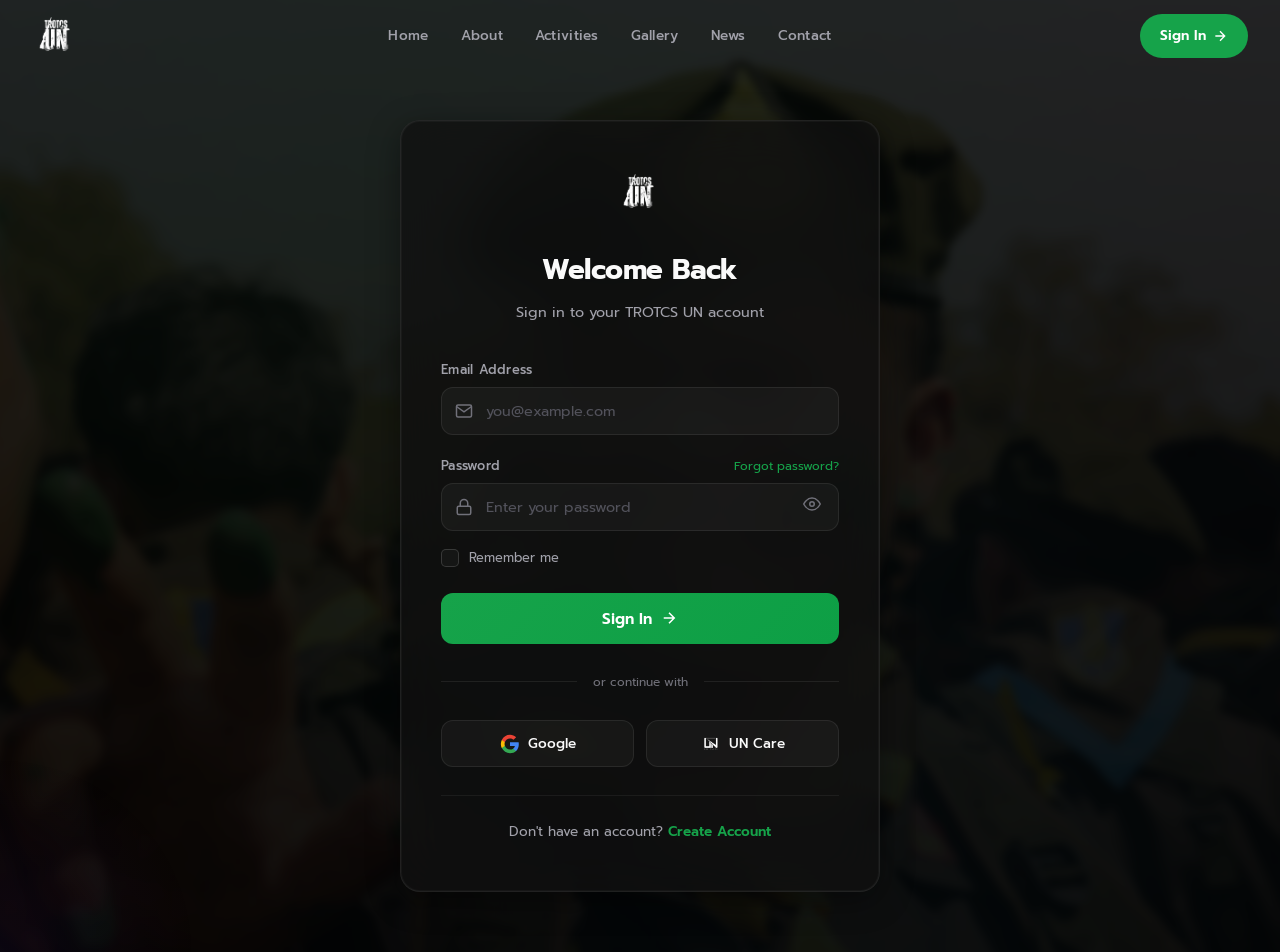
<file: login.html>
<!DOCTYPE html>
<html lang="en">
<head>
    <meta charset="UTF-8">
    <meta name="viewport" content="width=device-width, initial-scale=1.0">
    <meta name="description" content="Sign in to TROTCS UN Club — Access your member dashboard.">
    <title>Sign In | TROTCS UN</title>
    <link rel="preconnect" href="https://fonts.googleapis.com">
    <link rel="preconnect" href="https://fonts.gstatic.com" crossorigin>
    <link href="https://fonts.googleapis.com/css2?family=Prompt:wght@300;400;500;600;700&display=swap" rel="stylesheet">
    <link rel="stylesheet" href="styles.css">
    <link rel="stylesheet" href="auth.css">
</head>
<body>

    <!-- ═══════════════════════════════════════════════ -->
    <!-- NAVIGATION                                      -->
    <!-- ═══════════════════════════════════════════════ -->
    <nav id="navbar" class="navbar scrolled">
        <div class="nav-container">
            <a href="index.html" class="nav-logo">
                <img src="assets/logo.png" alt="TROTCS UN Logo" class="logo-image">
            </a>

            <div class="nav-links" id="navLinks">
                <a href="index.html" class="nav-link">Home</a>
                <a href="about.html" class="nav-link">About</a>
                <a href="activities.html" class="nav-link">Activities</a>
                <a href="gallery.html" class="nav-link">Gallery</a>
                <a href="news.html" class="nav-link">News</a>
                <a href="#contact" class="nav-link">Contact</a>
            </div>

            <div class="nav-actions">
                <a href="login.html" class="nav-cta">
                    <span>Sign In</span>
                    <svg width="16" height="16" viewBox="0 0 24 24" fill="none" stroke="currentColor" stroke-width="2">
                        <path d="M5 12h14M12 5l7 7-7 7"/>
                    </svg>
                </a>
                <button class="nav-hamburger" id="hamburgerBtn" aria-label="Menu">
                    <span></span>
                    <span></span>
                    <span></span>
                </button>
            </div>
        </div>
    </nav>

    <!-- Mobile Menu Overlay -->
    <div class="mobile-menu" id="mobileMenu">
        <div class="mobile-menu-content">
            <a href="index.html" class="mobile-link">Home</a>
            <a href="about.html" class="mobile-link">About</a>
            <a href="activities.html" class="mobile-link">Activities</a>
            <a href="gallery.html" class="mobile-link">Gallery</a>
            <a href="news.html" class="mobile-link">News</a>
            <a href="#contact" class="mobile-link">Contact</a>
            <a href="login.html" class="mobile-link cta">Sign In</a>
        </div>
    </div>

    <!-- ═══════════════════════════════════════════════ -->
    <!-- LOGIN SECTION                                    -->
    <!-- ═══════════════════════════════════════════════ -->
    <section class="auth-section">
        <div class="auth-bg">
            <div class="auth-bg-gradient"></div>
        </div>

        <div class="auth-container">
            <div class="auth-card" data-animate="fade-up">
                <div class="auth-header">
                    <a href="index.html" class="auth-logo">
                        <img src="assets/logo.png" alt="TROTCS UN Logo">
                    </a>
                    <h1 class="auth-title">Welcome Back</h1>
                    <p class="auth-subtitle">Sign in to your TROTCS UN account</p>
                </div>

                <form class="auth-form" id="loginForm">
                    <div class="form-group">
                        <label for="email" class="form-label">Email Address</label>
                        <div class="form-input-wrapper">
                            <svg class="form-icon" width="18" height="18" viewBox="0 0 24 24" fill="none" stroke="currentColor" stroke-width="2">
                                <path d="M4 4h16c1.1 0 2 .9 2 2v12c0 1.1-.9 2-2 2H4c-1.1 0-2-.9-2-2V6c0-1.1.9-2 2-2z"/>
                                <polyline points="22,6 12,13 2,6"/>
                            </svg>
                            <input type="email" id="email" class="form-input" placeholder="you@example.com" required>
                        </div>
                    </div>

                    <div class="form-group">
                        <div class="form-label-row">
                            <label for="password" class="form-label">Password</label>
                            <a href="#" class="form-link">Forgot password?</a>
                        </div>
                        <div class="form-input-wrapper">
                            <svg class="form-icon" width="18" height="18" viewBox="0 0 24 24" fill="none" stroke="currentColor" stroke-width="2">
                                <rect x="3" y="11" width="18" height="11" rx="2" ry="2"/>
                                <path d="M7 11V7a5 5 0 0 1 10 0v4"/>
                            </svg>
                            <input type="password" id="password" class="form-input" placeholder="Enter your password" required>
                            <button type="button" class="form-toggle-password" id="togglePassword" aria-label="Toggle password visibility">
                                <svg width="18" height="18" viewBox="0 0 24 24" fill="none" stroke="currentColor" stroke-width="2">
                                    <path d="M1 12s4-8 11-8 11 8 11 8-4 8-11 8-11-8-11-8z"/>
                                    <circle cx="12" cy="12" r="3"/>
                                </svg>
                            </button>
                        </div>
                    </div>

                    <div class="form-group form-remember">
                        <label class="form-checkbox">
                            <input type="checkbox" id="remember">
                            <span class="checkbox-custom"></span>
                            <span>Remember me</span>
                        </label>
                    </div>

                    <button type="submit" class="auth-btn">
                        <span>Sign In</span>
                        <svg width="18" height="18" viewBox="0 0 24 24" fill="none" stroke="currentColor" stroke-width="2">
                            <path d="M5 12h14M12 5l7 7-7 7"/>
                        </svg>
                    </button>
                </form>

                <div class="auth-divider">
                    <span>or continue with</span>
                </div>

                <div class="auth-social">
                    <button class="social-btn" type="button">
                        <svg width="20" height="20" viewBox="0 0 24 24">
                            <path d="M22.56 12.25c0-.78-.07-1.53-.2-2.25H12v4.26h5.92a5.06 5.06 0 0 1-2.2 3.32v2.77h3.57c2.08-1.92 3.28-4.74 3.28-8.1z" fill="#4285F4"/>
                            <path d="M12 23c2.97 0 5.46-.98 7.28-2.66l-3.57-2.77c-.98.66-2.23 1.06-3.71 1.06-2.86 0-5.29-1.93-6.16-4.53H2.18v2.84C3.99 20.53 7.7 23 12 23z" fill="#34A853"/>
                            <path d="M5.84 14.09c-.22-.66-.35-1.36-.35-2.09s.13-1.43.35-2.09V7.07H2.18C1.43 8.55 1 10.22 1 12s.43 3.45 1.18 4.93l2.85-2.22.81-.62z" fill="#FBBC05"/>
                            <path d="M12 5.38c1.62 0 3.06.56 4.21 1.64l3.15-3.15C17.45 2.09 14.97 1 12 1 7.7 1 3.99 3.47 2.18 7.07l3.66 2.84c.87-2.6 3.3-4.53 6.16-4.53z" fill="#EA4335"/>
                        </svg>
                        <span>Google</span>
                    </button>
                    <button class="social-btn" type="button">
                        <img src="assets/uncare_logo.png" alt="UN Care" width="20" height="20" style="object-fit: contain;">
                        <span>UN Care</span>
                    </button>
                </div>

                <div class="auth-footer">
                    <p>Don't have an account? <a href="register.html" class="auth-footer-link">Create Account</a></p>
                </div>
            </div>
        </div>
    </section>

    <script src="script.js"></script>
    <script src="auth.js"></script>
</body>
</html>
</file>
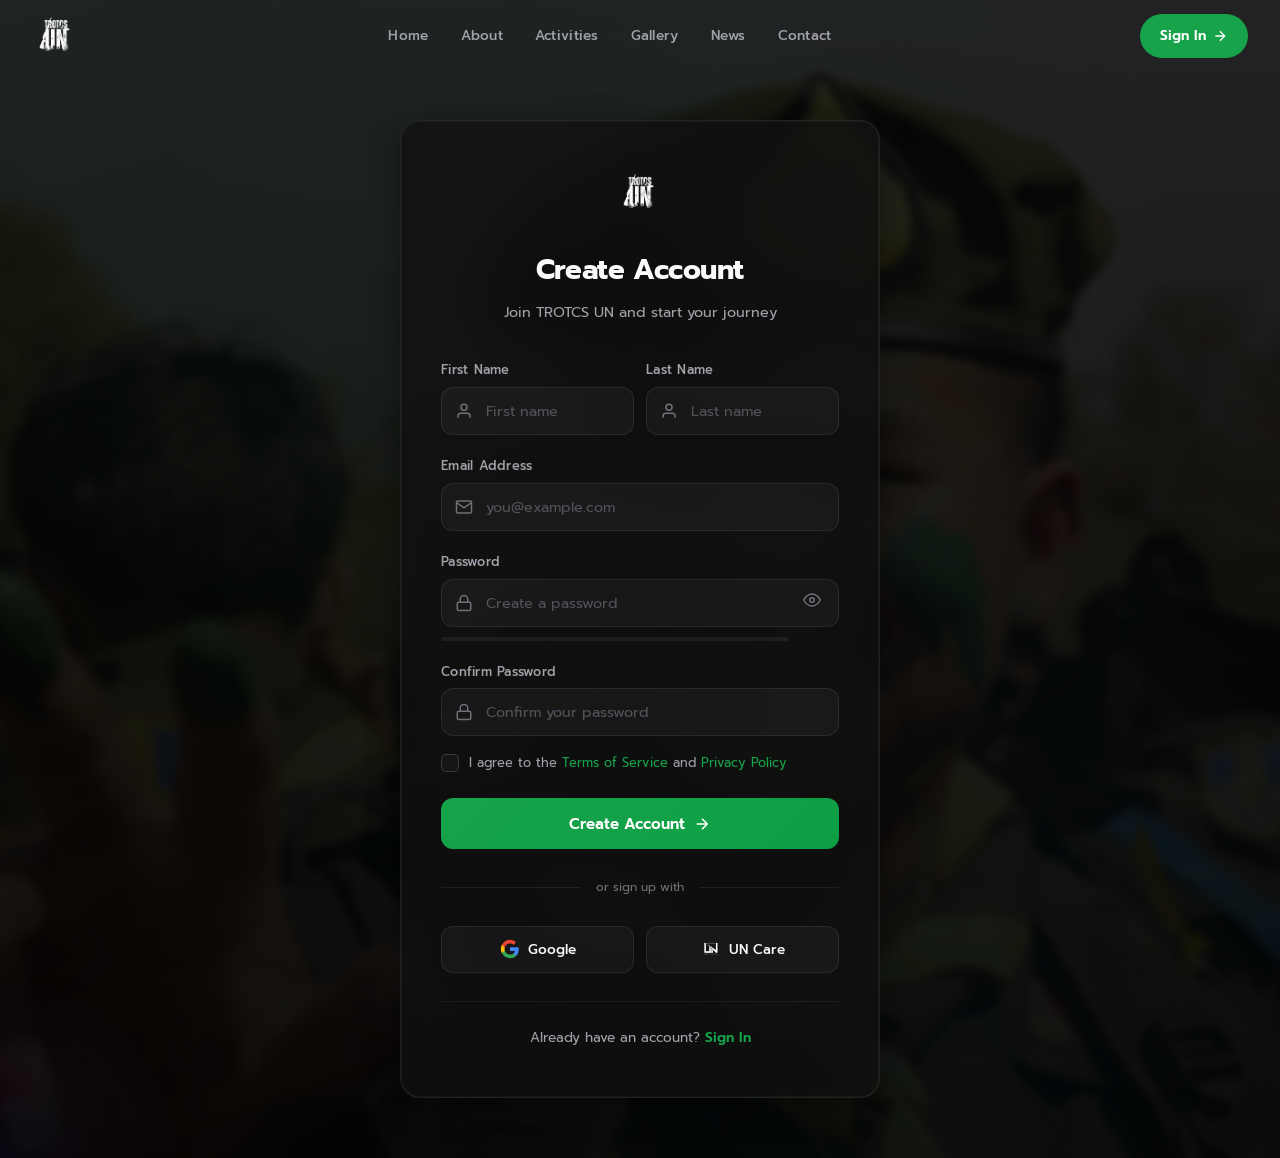
<file: register.html>
<!DOCTYPE html>
<html lang="en">
<head>
    <meta charset="UTF-8">
    <meta name="viewport" content="width=device-width, initial-scale=1.0">
    <meta name="description" content="Create your TROTCS UN Club account — Join the innovation community.">
    <title>Create Account | TROTCS UN</title>
    <link rel="preconnect" href="https://fonts.googleapis.com">
    <link rel="preconnect" href="https://fonts.gstatic.com" crossorigin>
    <link href="https://fonts.googleapis.com/css2?family=Prompt:wght@300;400;500;600;700&display=swap" rel="stylesheet">
    <link rel="stylesheet" href="styles.css">
    <link rel="stylesheet" href="auth.css">
</head>
<body>

    <!-- ═══════════════════════════════════════════════ -->
    <!-- NAVIGATION                                      -->
    <!-- ═══════════════════════════════════════════════ -->
    <nav id="navbar" class="navbar scrolled">
        <div class="nav-container">
            <a href="index.html" class="nav-logo">
                <img src="assets/logo.png" alt="TROTCS UN Logo" class="logo-image">
            </a>

            <div class="nav-links" id="navLinks">
                <a href="index.html" class="nav-link">Home</a>
                <a href="about.html" class="nav-link">About</a>
                <a href="activities.html" class="nav-link">Activities</a>
                <a href="gallery.html" class="nav-link">Gallery</a>
                <a href="news.html" class="nav-link">News</a>
                <a href="#contact" class="nav-link">Contact</a>
            </div>

            <div class="nav-actions">
                <a href="login.html" class="nav-cta">
                    <span>Sign In</span>
                    <svg width="16" height="16" viewBox="0 0 24 24" fill="none" stroke="currentColor" stroke-width="2">
                        <path d="M5 12h14M12 5l7 7-7 7"/>
                    </svg>
                </a>
                <button class="nav-hamburger" id="hamburgerBtn" aria-label="Menu">
                    <span></span>
                    <span></span>
                    <span></span>
                </button>
            </div>
        </div>
    </nav>

    <!-- Mobile Menu Overlay -->
    <div class="mobile-menu" id="mobileMenu">
        <div class="mobile-menu-content">
            <a href="index.html" class="mobile-link">Home</a>
            <a href="about.html" class="mobile-link">About</a>
            <a href="activities.html" class="mobile-link">Activities</a>
            <a href="gallery.html" class="mobile-link">Gallery</a>
            <a href="news.html" class="mobile-link">News</a>
            <a href="#contact" class="mobile-link">Contact</a>
            <a href="login.html" class="mobile-link cta">Sign In</a>
        </div>
    </div>

    <!-- ═══════════════════════════════════════════════ -->
    <!-- REGISTER SECTION                                 -->
    <!-- ═══════════════════════════════════════════════ -->
    <section class="auth-section">
        <div class="auth-bg">
            <div class="auth-bg-gradient"></div>
        </div>

        <div class="auth-container">
            <div class="auth-card" data-animate="fade-up">
                <div class="auth-header">
                    <a href="index.html" class="auth-logo">
                        <img src="assets/logo.png" alt="TROTCS UN Logo">
                    </a>
                    <h1 class="auth-title">Create Account</h1>
                    <p class="auth-subtitle">Join TROTCS UN and start your journey</p>
                </div>

                <form class="auth-form" id="registerForm">
                    <div class="form-row">
                        <div class="form-group">
                            <label for="firstName" class="form-label">First Name</label>
                            <div class="form-input-wrapper">
                                <svg class="form-icon" width="18" height="18" viewBox="0 0 24 24" fill="none" stroke="currentColor" stroke-width="2">
                                    <path d="M20 21v-2a4 4 0 0 0-4-4H8a4 4 0 0 0-4 4v2"/>
                                    <circle cx="12" cy="7" r="4"/>
                                </svg>
                                <input type="text" id="firstName" class="form-input" placeholder="First name" required>
                            </div>
                        </div>
                        <div class="form-group">
                            <label for="lastName" class="form-label">Last Name</label>
                            <div class="form-input-wrapper">
                                <svg class="form-icon" width="18" height="18" viewBox="0 0 24 24" fill="none" stroke="currentColor" stroke-width="2">
                                    <path d="M20 21v-2a4 4 0 0 0-4-4H8a4 4 0 0 0-4 4v2"/>
                                    <circle cx="12" cy="7" r="4"/>
                                </svg>
                                <input type="text" id="lastName" class="form-input" placeholder="Last name" required>
                            </div>
                        </div>
                    </div>

                    <div class="form-group">
                        <label for="regEmail" class="form-label">Email Address</label>
                        <div class="form-input-wrapper">
                            <svg class="form-icon" width="18" height="18" viewBox="0 0 24 24" fill="none" stroke="currentColor" stroke-width="2">
                                <path d="M4 4h16c1.1 0 2 .9 2 2v12c0 1.1-.9 2-2 2H4c-1.1 0-2-.9-2-2V6c0-1.1.9-2 2-2z"/>
                                <polyline points="22,6 12,13 2,6"/>
                            </svg>
                            <input type="email" id="regEmail" class="form-input" placeholder="you@example.com" required>
                        </div>
                    </div>

                    <div class="form-group">
                        <label for="regPassword" class="form-label">Password</label>
                        <div class="form-input-wrapper">
                            <svg class="form-icon" width="18" height="18" viewBox="0 0 24 24" fill="none" stroke="currentColor" stroke-width="2">
                                <rect x="3" y="11" width="18" height="11" rx="2" ry="2"/>
                                <path d="M7 11V7a5 5 0 0 1 10 0v4"/>
                            </svg>
                            <input type="password" id="regPassword" class="form-input" placeholder="Create a password" required>
                            <button type="button" class="form-toggle-password" id="toggleRegPassword" aria-label="Toggle password visibility">
                                <svg width="18" height="18" viewBox="0 0 24 24" fill="none" stroke="currentColor" stroke-width="2">
                                    <path d="M1 12s4-8 11-8 11 8 11 8-4 8-11 8-11-8-11-8z"/>
                                    <circle cx="12" cy="12" r="3"/>
                                </svg>
                            </button>
                        </div>
                        <div class="password-strength" id="passwordStrength">
                            <div class="strength-bar"><div class="strength-fill" id="strengthFill"></div></div>
                            <span class="strength-text" id="strengthText"></span>
                        </div>
                    </div>

                    <div class="form-group">
                        <label for="confirmPassword" class="form-label">Confirm Password</label>
                        <div class="form-input-wrapper">
                            <svg class="form-icon" width="18" height="18" viewBox="0 0 24 24" fill="none" stroke="currentColor" stroke-width="2">
                                <rect x="3" y="11" width="18" height="11" rx="2" ry="2"/>
                                <path d="M7 11V7a5 5 0 0 1 10 0v4"/>
                            </svg>
                            <input type="password" id="confirmPassword" class="form-input" placeholder="Confirm your password" required>
                        </div>
                    </div>

                    <div class="form-group form-remember">
                        <label class="form-checkbox">
                            <input type="checkbox" id="agreeTerms" required>
                            <span class="checkbox-custom"></span>
                            <span>I agree to the <a href="#" class="form-link-inline">Terms of Service</a> and <a href="#" class="form-link-inline">Privacy Policy</a></span>
                        </label>
                    </div>

                    <button type="submit" class="auth-btn">
                        <span>Create Account</span>
                        <svg width="18" height="18" viewBox="0 0 24 24" fill="none" stroke="currentColor" stroke-width="2">
                            <path d="M5 12h14M12 5l7 7-7 7"/>
                        </svg>
                    </button>
                </form>

                <div class="auth-divider">
                    <span>or sign up with</span>
                </div>

                <div class="auth-social">
                    <button class="social-btn" type="button">
                        <svg width="20" height="20" viewBox="0 0 24 24">
                            <path d="M22.56 12.25c0-.78-.07-1.53-.2-2.25H12v4.26h5.92a5.06 5.06 0 0 1-2.2 3.32v2.77h3.57c2.08-1.92 3.28-4.74 3.28-8.1z" fill="#4285F4"/>
                            <path d="M12 23c2.97 0 5.46-.98 7.28-2.66l-3.57-2.77c-.98.66-2.23 1.06-3.71 1.06-2.86 0-5.29-1.93-6.16-4.53H2.18v2.84C3.99 20.53 7.7 23 12 23z" fill="#34A853"/>
                            <path d="M5.84 14.09c-.22-.66-.35-1.36-.35-2.09s.13-1.43.35-2.09V7.07H2.18C1.43 8.55 1 10.22 1 12s.43 3.45 1.18 4.93l2.85-2.22.81-.62z" fill="#FBBC05"/>
                            <path d="M12 5.38c1.62 0 3.06.56 4.21 1.64l3.15-3.15C17.45 2.09 14.97 1 12 1 7.7 1 3.99 3.47 2.18 7.07l3.66 2.84c.87-2.6 3.3-4.53 6.16-4.53z" fill="#EA4335"/>
                        </svg>
                        <span>Google</span>
                    </button>
                    <button class="social-btn" type="button">
                        <img src="assets/uncare_logo.png" alt="UN Care" width="20" height="20" style="object-fit: contain;">
                        <span>UN Care</span>
                    </button>
                </div>

                <div class="auth-footer">
                    <p>Already have an account? <a href="login.html" class="auth-footer-link">Sign In</a></p>
                </div>
            </div>
        </div>
    </section>

    <script src="script.js"></script>
    <script src="auth.js"></script>
</body>
</html>
</file>
<file: styles.css>
/* ═══════════════════════════════════════════════════════════
   TROTCS UN CLUB — Premium Corporate Design System
   Inspired by Riot Games, Apple, Vercel
   ═══════════════════════════════════════════════════════════ */

/* ─── CSS Custom Properties ─── */
:root {
    /* Colors */
    --accent:        #16a34a;
    --accent-light:  #4ade80;
    --accent-dark:   #14532d;
    --accent-glow:   rgba(34, 197, 94, 0.35);
    --accent-subtle: rgba(34, 197, 94, 0.08);

    --accent-blue:   #38bdf8;
    --accent-yellow: #facc15;

    --bg-primary:    #050505;
    --bg-secondary:  #0a0a0a;
    --bg-surface:    #111111;
    --bg-card:       #161616;
    --bg-elevated:   #1a1a1a;
    --bg-hover:      #1e1e1e;

    --text-primary:  #fafafa;
    --text-secondary:#a1a1aa;
    --text-muted:    #71717a;
    --text-dim:      #52525b;

    --border:        rgba(255, 255, 255, 0.06);
    --border-hover:  rgba(255, 255, 255, 0.12);
    --border-accent: rgba(34, 197, 94, 0.3);

    --glass-bg:      rgba(10, 10, 10, 0.7);
    --glass-border:  rgba(255, 255, 255, 0.08);

    /* Typography */
    --font-heading:  'Prompt', sans-serif;
    --font-body:     'Prompt', sans-serif;

    /* Spacing */
    --space-xs:  0.25rem;
    --space-sm:  0.5rem;
    --space-md:  1rem;
    --space-lg:  1.5rem;
    --space-xl:  2rem;
    --space-2xl: 3rem;
    --space-3xl: 4rem;
    --space-4xl: 6rem;
    --space-5xl: 8rem;

    /* Sizing */
    --container:     1280px;
    --container-sm:  960px;
    --nav-height:    72px;
    --radius-sm:     8px;
    --radius-md:     12px;
    --radius-lg:     16px;
    --radius-xl:     24px;
    --radius-full:   9999px;

    /* Transitions */
    --ease-out:      cubic-bezier(0.16, 1, 0.3, 1);
    --ease-in-out:   cubic-bezier(0.65, 0, 0.35, 1);
    --ease-spring:   cubic-bezier(0.34, 1.56, 0.64, 1);
    --duration-fast: 0.2s;
    --duration:      0.4s;
    --duration-slow: 0.6s;

    /* Shadows */
    --shadow-sm:     0 1px 2px rgba(0, 0, 0, 0.4);
    --shadow-md:     0 4px 12px rgba(0, 0, 0, 0.5);
    --shadow-lg:     0 8px 32px rgba(0, 0, 0, 0.6);
    --shadow-xl:     0 16px 48px rgba(0, 0, 0, 0.7);
    --shadow-glow:   0 0 40px var(--accent-glow);
}

/* ─── Reset & Base ─── */
*, *::before, *::after {
    margin: 0;
    padding: 0;
    box-sizing: border-box;
}

html {
    scroll-behavior: smooth;
    -webkit-font-smoothing: antialiased;
    -moz-osx-font-smoothing: grayscale;
    font-size: 16px;
}

body {
    font-family: var(--font-body);
    background-color: var(--bg-primary);
    color: var(--text-primary);
    line-height: 1.7;
    overflow-x: hidden;
    position: relative;
}

img {
    max-width: 100%;
    height: auto;
    display: block;
}

a {
    text-decoration: none;
    color: inherit;
    transition: color var(--duration-fast) var(--ease-out);
}

button {
    border: none;
    background: none;
    cursor: pointer;
    font-family: inherit;
    color: inherit;
}

/* ─── Container ─── */
.container {
    max-width: var(--container);
    margin: 0 auto;
    padding: 0 var(--space-xl);
}

/* ─── Section Base ─── */
.section {
    padding: var(--space-5xl) 0;
    position: relative;
}

/* ─── Section Labels & Titles ─── */
.section-label {
    display: flex;
    align-items: center;
    gap: var(--space-md);
    margin-bottom: var(--space-lg);
    font-size: 0.8rem;
    font-weight: 600;
    text-transform: uppercase;
    letter-spacing: 0.15em;
    color: var(--accent-light);
}

.section-label.center {
    justify-content: center;
}

.label-line {
    width: 32px;
    height: 2px;
    background: var(--accent);
    border-radius: 1px;
}

.section-title {
    font-family: var(--font-heading);
    font-size: clamp(2.25rem, 4vw, 3.5rem);
    font-weight: 700;
    line-height: 1.15;
    letter-spacing: -0.03em;
    margin-bottom: var(--space-lg);
}

.section-subtitle {
    font-size: 1.1rem;
    color: var(--text-secondary);
    max-width: 560px;
    line-height: 1.7;
}

.section-header {
    text-align: center;
    margin-bottom: var(--space-4xl);
}

.section-header .section-subtitle {
    margin: 0 auto;
}

.section-header .section-label {
    justify-content: center;
}

.accent-text {
    background: linear-gradient(135deg, var(--accent-light), var(--accent-blue));
    -webkit-background-clip: text;
    -webkit-text-fill-color: transparent;
    background-clip: text;
}

/* ─── Buttons ─── */
.btn {
    display: inline-flex;
    align-items: center;
    gap: var(--space-sm);
    padding: 14px 28px;
    border-radius: var(--radius-full);
    font-family: var(--font-body);
    font-size: 0.9rem;
    font-weight: 600;
    transition: all var(--duration) var(--ease-out);
    position: relative;
    overflow: hidden;
    cursor: pointer;
    white-space: nowrap;
}

.btn::before {
    content: '';
    position: absolute;
    inset: 0;
    border-radius: inherit;
    opacity: 0;
    transition: opacity var(--duration) var(--ease-out);
}

.btn-primary {
    background: var(--accent);
    color: white;
    box-shadow: 0 0 0 0 var(--accent-glow);
}

.btn-primary:hover {
    background: var(--accent-light);
    transform: translateY(-2px);
    box-shadow: var(--shadow-glow);
}

.btn-primary:active {
    transform: translateY(0);
}

.btn-primary::before {
    background: linear-gradient(135deg, rgba(255,255,255,0.2), transparent);
}

.btn-primary:hover::before {
    opacity: 1;
}

.btn-secondary {
    background: var(--bg-elevated);
    color: var(--text-primary);
    border: 1px solid var(--border-hover);
}

.btn-secondary:hover {
    background: var(--bg-hover);
    border-color: var(--border-accent);
    transform: translateY(-2px);
}

.btn-outline {
    background: transparent;
    color: var(--text-primary);
    border: 1px solid var(--border-hover);
    padding: 12px 24px;
}

.btn-outline:hover {
    border-color: var(--accent);
    color: var(--accent-light);
    transform: translateY(-2px);
}

.btn-large {
    padding: 18px 36px;
    font-size: 1rem;
}

/* Ripple effect */
.btn-ripple {
    position: absolute;
    border-radius: 50%;
    background: rgba(255, 255, 255, 0.3);
    transform: scale(0);
    animation: ripple 0.6s ease-out;
    pointer-events: none;
}

@keyframes ripple {
    to {
        transform: scale(4);
        opacity: 0;
    }
}

/* ═══════════════════════════════════════════════════════════
   NAVIGATION
   ═══════════════════════════════════════════════════════════ */
.navbar {
    position: fixed;
    top: 0;
    left: 0;
    right: 0;
    z-index: 1000;
    height: var(--nav-height);
    transition: all var(--duration) var(--ease-out);
}

.navbar.scrolled {
    background: var(--glass-bg);
    backdrop-filter: blur(20px) saturate(1.2);
    -webkit-backdrop-filter: blur(20px) saturate(1.2);
    border-bottom: 1px solid var(--glass-border);
}

.nav-container {
    max-width: var(--container);
    margin: 0 auto;
    padding: 0 var(--space-xl);
    height: 100%;
    display: flex;
    align-items: center;
    justify-content: space-between;
}

.nav-logo {
    display: flex;
    align-items: center;
    gap: var(--space-sm);
    z-index: 10;
}

.logo-image {
    height: 48px;
    width: auto;
    object-fit: contain;
}

.nav-links {
    display: flex;
    align-items: center;
    gap: var(--space-xl);
}

.nav-link {
    font-size: 0.85rem;
    font-weight: 500;
    color: var(--text-secondary);
    letter-spacing: 0.02em;
    transition: color var(--duration-fast) var(--ease-out);
    position: relative;
}

.nav-link::after {
    content: '';
    position: absolute;
    bottom: -4px;
    left: 0;
    width: 0;
    height: 2px;
    background: var(--accent);
    border-radius: 1px;
    transition: width var(--duration) var(--ease-out);
}

.nav-link:hover,
.nav-link.active {
    color: var(--text-primary);
}

.nav-link:hover::after,
.nav-link.active::after {
    width: 100%;
}

.nav-actions {
    display: flex;
    align-items: center;
    gap: var(--space-md);
    z-index: 10;
}

.nav-icon-btn {
    display: flex;
    align-items: center;
    gap: 6px;
    padding: 8px;
    border-radius: var(--radius-sm);
    color: var(--text-secondary);
    font-size: 0.8rem;
    font-weight: 500;
    transition: all var(--duration-fast) var(--ease-out);
}

.nav-icon-btn:hover {
    color: var(--text-primary);
    background: var(--bg-elevated);
}

.nav-cta {
    display: flex;
    align-items: center;
    gap: 6px;
    padding: 10px 20px;
    background: var(--accent);
    color: white;
    border-radius: var(--radius-full);
    font-size: 0.85rem;
    font-weight: 600;
    transition: all var(--duration) var(--ease-out);
}

.nav-cta:hover {
    background: var(--accent-light);
    transform: translateY(-1px);
    box-shadow: var(--shadow-glow);
}

.nav-hamburger {
    display: none;
    flex-direction: column;
    gap: 5px;
    padding: 8px;
    z-index: 10;
}

.nav-hamburger span {
    width: 20px;
    height: 2px;
    background: var(--text-primary);
    border-radius: 1px;
    transition: all var(--duration) var(--ease-out);
}

.nav-hamburger.active span:nth-child(1) {
    transform: rotate(45deg) translate(5px, 5px);
}

.nav-hamburger.active span:nth-child(2) {
    opacity: 0;
}

.nav-hamburger.active span:nth-child(3) {
    transform: rotate(-45deg) translate(5px, -5px);
}

/* Mobile Menu */
.mobile-menu {
    display: none;
    position: fixed;
    inset: 0;
    z-index: 999;
    background: rgba(5, 5, 5, 0.95);
    backdrop-filter: blur(20px);
    opacity: 0;
    pointer-events: none;
    transition: opacity var(--duration) var(--ease-out);
}

.mobile-menu.active {
    opacity: 1;
    pointer-events: all;
}

.mobile-menu-content {
    display: flex;
    flex-direction: column;
    justify-content: center;
    align-items: center;
    height: 100%;
    gap: var(--space-xl);
}

.mobile-link {
    font-family: var(--font-heading);
    font-size: 2rem;
    font-weight: 600;
    color: var(--text-secondary);
    transition: color var(--duration-fast) var(--ease-out);
}

.mobile-link:hover {
    color: var(--text-primary);
}

.mobile-link.cta {
    margin-top: var(--space-xl);
    padding: 14px 32px;
    background: var(--accent);
    color: white;
    border-radius: var(--radius-full);
    font-size: 1.1rem;
}

/* ═══════════════════════════════════════════════════════════
   HERO SECTION
   ═══════════════════════════════════════════════════════════ */
.hero {
    min-height: 100vh;
    display: flex;
    align-items: center;
    position: relative;
    overflow: hidden;
    background:
        linear-gradient(to bottom, rgba(5,5,5,0.35), rgba(5,5,5,0.65) 70%, var(--bg-primary) 100%),
        linear-gradient(90deg, rgba(5,5,5,0.65) 0%, rgba(5,5,5,0.3) 50%, rgba(5,5,5,0.05) 100%),
        url('assets/hero_artwork_opt.jpg');
    background-size: cover;
    background-position: 30% center;
    background-repeat: no-repeat;
    padding-top: var(--nav-height);
}

.hero-bg-shapes {
    display: none;
}

.shape {
    position: absolute;
    border-radius: 50%;
    filter: blur(80px);
    opacity: 0.5;
    animation: float-shape 20s ease-in-out infinite;
}

.shape-1 {
    width: 600px;
    height: 600px;
    background: radial-gradient(circle, var(--accent-glow), transparent 70%);
    top: -200px;
    right: -100px;
    animation-delay: 0s;
}

.shape-2 {
    width: 400px;
    height: 400px;
    background: radial-gradient(circle, rgba(124, 58, 237, 0.15), transparent 70%);
    bottom: -100px;
    left: 10%;
    animation-delay: -5s;
}

.shape-3 {
    width: 300px;
    height: 300px;
    background: radial-gradient(circle, rgba(167, 139, 250, 0.1), transparent 70%);
    top: 30%;
    left: 40%;
    animation-delay: -10s;
}

.shape-4 {
    width: 200px;
    height: 200px;
    background: radial-gradient(circle, rgba(124, 58, 237, 0.12), transparent 70%);
    top: 20%;
    right: 20%;
    animation-delay: -7s;
}

.shape-5 {
    width: 150px;
    height: 150px;
    background: radial-gradient(circle, rgba(167, 139, 250, 0.1), transparent 70%);
    bottom: 20%;
    right: 30%;
    animation-delay: -3s;
}

@keyframes float-shape {
    0%, 100% { transform: translate(0, 0) scale(1); }
    25% { transform: translate(30px, -30px) scale(1.05); }
    50% { transform: translate(-20px, 20px) scale(0.95); }
    75% { transform: translate(15px, 15px) scale(1.02); }
}

.hero-container {
    max-width: var(--container);
    margin: 0 auto;
    padding: 0 var(--space-xl);
    display: grid;
    grid-template-columns: 1fr;
    align-items: center;
    text-align: center;
    gap: var(--space-3xl);
    min-height: calc(100vh - var(--nav-height));
    position: relative;
    z-index: 2;
}

.hero-content {
    max-width: 800px;
    margin: 0 auto;
}

.hero-label {
    display: inline-flex;
    align-items: center;
    gap: var(--space-sm);
    padding: 8px 16px;
    background: var(--accent-subtle);
    border: 1px solid var(--border-accent);
    border-radius: var(--radius-full);
    font-size: 0.8rem;
    font-weight: 500;
    color: var(--accent-light);
    margin: 0 auto var(--space-2xl);
    letter-spacing: 0.02em;
}

.label-dot {
    width: 6px;
    height: 6px;
    border-radius: 50%;
    background: var(--accent);
    animation: pulse-dot 2s ease-in-out infinite;
}

@keyframes pulse-dot {
    0%, 100% { opacity: 1; transform: scale(1); }
    50% { opacity: 0.5; transform: scale(1.5); }
}

.hero-title {
    font-family: var(--font-heading);
    font-size: clamp(3rem, 5.5vw, 5rem);
    font-weight: 800;
    line-height: 1.05;
    letter-spacing: -0.04em;
    margin-bottom: var(--space-xl);
}

.hero-description {
    font-size: 1.1rem;
    color: var(--text-secondary);
    line-height: 1.8;
    margin: 0 auto var(--space-2xl);
    max-width: 600px;
}

.hero-buttons {
    display: flex;
    justify-content: center;
    gap: var(--space-md);
    margin-bottom: var(--space-3xl);
    flex-wrap: wrap;
}

.hero-stats {
    display: flex;
    align-items: center;
    justify-content: center;
    gap: var(--space-xl);
}

.stat {
    display: flex;
    flex-direction: column;
    gap: 2px;
}

.stat-number {
    font-family: var(--font-heading);
    font-size: 2rem;
    font-weight: 700;
    letter-spacing: -0.02em;
    color: var(--accent-yellow);
}

.stat-label {
    font-size: 0.8rem;
    color: var(--text-muted);
    text-transform: uppercase;
    letter-spacing: 0.1em;
    font-weight: 500;
}

.stat-divider {
    width: 1px;
    height: 40px;
    background: var(--border);
}

/* Hero Visual — replaced by full-bleed background image, kept in DOM but hidden */
.hero-visual {
    display: none;
}

.hero-image-wrapper {
    position: relative;
    width: 100%;
    max-width: 700px;
    border-radius: var(--radius-xl);
    overflow: hidden;
    box-shadow: var(--shadow-xl);
}

.hero-image {
    width: 100%;
    height: auto;
    display: block;
    aspect-ratio: 4/3;
    object-fit: cover;
}

.hero-image-overlay {
    position: absolute;
    inset: 0;
    background: linear-gradient(135deg, rgba(5, 5, 5, 0.3), transparent 60%);
    pointer-events: none;
}

.floating-card {
    position: absolute;
    display: flex;
    align-items: center;
    gap: var(--space-md);
    padding: 16px 20px;
    background: var(--glass-bg);
    backdrop-filter: blur(16px);
    border: 1px solid var(--glass-border);
    border-radius: var(--radius-lg);
    box-shadow: var(--shadow-lg);
    animation: float-card 6s ease-in-out infinite;
    z-index: 5;
}

.card-1 {
    bottom: 15%;
    left: -5%;
    animation-delay: 0s;
}

.card-2 {
    top: 10%;
    right: -5%;
    animation-delay: -3s;
}

@keyframes float-card {
    0%, 100% { transform: translateY(0); }
    50% { transform: translateY(-12px); }
}

.fc-icon {
    font-size: 1.5rem;
}

.fc-text {
    display: flex;
    flex-direction: column;
    gap: 2px;
}

.fc-title {
    font-size: 0.7rem;
    font-weight: 600;
    text-transform: uppercase;
    letter-spacing: 0.1em;
    color: var(--text-muted);
}

.fc-desc {
    font-size: 0.85rem;
    font-weight: 600;
    color: var(--text-primary);
}

/* Scroll Indicator */
.hero-scroll-indicator {
    position: absolute;
    bottom: var(--space-2xl);
    left: 50%;
    transform: translateX(-50%);
    display: flex;
    flex-direction: column;
    align-items: center;
    gap: var(--space-md);
    z-index: 2;
}

.scroll-line {
    width: 1px;
    height: 48px;
    background: linear-gradient(to bottom, var(--accent), transparent);
    position: relative;
    overflow: hidden;
}

.scroll-line::after {
    content: '';
    position: absolute;
    top: -100%;
    left: 0;
    width: 100%;
    height: 100%;
    background: linear-gradient(to bottom, transparent, var(--accent-light), transparent);
    animation: scroll-line-anim 2s ease-in-out infinite;
}

@keyframes scroll-line-anim {
    0% { top: -100%; }
    100% { top: 100%; }
}

.hero-scroll-indicator span {
    font-size: 0.7rem;
    color: var(--text-dim);
    text-transform: uppercase;
    letter-spacing: 0.15em;
    font-weight: 500;
}

/* ═══════════════════════════════════════════════════════════
   ABOUT SECTION
   ═══════════════════════════════════════════════════════════ */
.about {
    background: var(--bg-secondary);
}

.about-grid {
    display: grid;
    grid-template-columns: 1fr 1fr;
    gap: var(--space-4xl);
    align-items: center;
}

.about-image-wrapper {
    position: relative;
    border-radius: var(--radius-xl);
    overflow: hidden;
    box-shadow: var(--shadow-xl);
}

.about-image-wrapper img {
    width: 100%;
    aspect-ratio: 4/5;
    object-fit: cover;
    transition: transform var(--duration-slow) var(--ease-out);
}

.about-image:hover .about-image-wrapper img {
    transform: scale(1.03);
}

.image-accent {
    position: absolute;
    inset: 0;
    background: linear-gradient(to top, var(--bg-secondary), transparent 40%);
    pointer-events: none;
}

.about-badge {
    position: absolute;
    bottom: var(--space-xl);
    right: var(--space-xl);
    display: flex;
    align-items: center;
    gap: var(--space-md);
    padding: 16px 24px;
    background: var(--glass-bg);
    backdrop-filter: blur(16px);
    border: 1px solid var(--glass-border);
    border-radius: var(--radius-lg);
    z-index: 2;
}

.badge-number {
    font-family: var(--font-heading);
    font-size: 2.5rem;
    font-weight: 700;
    color: var(--accent-blue);
    line-height: 1;
}

.badge-text {
    font-size: 0.8rem;
    color: var(--text-secondary);
    line-height: 1.3;
    font-weight: 500;
}

.about-content {
    padding-left: var(--space-xl);
}

.about-text {
    font-size: 1.05rem;
    color: var(--text-secondary);
    line-height: 1.8;
    margin-bottom: var(--space-2xl);
}

.mission-vision {
    display: grid;
    grid-template-columns: 1fr 1fr;
    gap: var(--space-lg);
    margin-bottom: var(--space-2xl);
}

.mv-card {
    padding: var(--space-xl);
    background: var(--bg-card);
    border: 1px solid var(--border);
    border-radius: var(--radius-lg);
    transition: all var(--duration) var(--ease-out);
}

.mv-card:hover {
    border-color: var(--border-accent);
    transform: translateY(-4px);
    box-shadow: var(--shadow-md);
}

.mv-icon {
    width: 48px;
    height: 48px;
    display: flex;
    align-items: center;
    justify-content: center;
    background: var(--accent-subtle);
    border-radius: var(--radius-md);
    color: var(--accent-light);
    margin-bottom: var(--space-md);
}

.mv-card h3 {
    font-family: var(--font-heading);
    font-size: 1.1rem;
    font-weight: 600;
    margin-bottom: var(--space-sm);
}

.mv-card p {
    font-size: 0.85rem;
    color: var(--text-muted);
    line-height: 1.7;
}

/* ═══════════════════════════════════════════════════════════
   ACTIVITIES SECTION
   ═══════════════════════════════════════════════════════════ */
.activities {
    background: var(--bg-primary);
}

.activities-grid {
    display: grid;
    grid-template-columns: repeat(3, 1fr);
    gap: var(--space-xl);
}

.activity-card {
    background: var(--bg-card);
    border: 1px solid var(--border);
    border-radius: var(--radius-xl);
    overflow: hidden;
    transition: all var(--duration) var(--ease-out);
}

.activity-card:hover {
    transform: translateY(-8px);
    border-color: var(--border-accent);
    box-shadow: var(--shadow-lg), 0 0 40px rgba(124, 58, 237, 0.1);
}

.card-image {
    position: relative;
    overflow: hidden;
    aspect-ratio: 16/10;
}

.card-image img {
    width: 100%;
    height: 100%;
    object-fit: cover;
    transition: transform var(--duration-slow) var(--ease-out);
}

.activity-card:hover .card-image img {
    transform: scale(1.08);
}

.card-overlay {
    position: absolute;
    inset: 0;
    background: linear-gradient(to top, rgba(5, 5, 5, 0.7), transparent 60%);
    display: flex;
    align-items: flex-end;
    padding: var(--space-lg);
}

.card-category {
    padding: 4px 12px;
    background: var(--accent);
    color: white;
    border-radius: var(--radius-full);
    font-size: 0.7rem;
    font-weight: 600;
    text-transform: uppercase;
    letter-spacing: 0.1em;
}

.card-content {
    padding: var(--space-xl);
}

.card-content h3 {
    font-family: var(--font-heading);
    font-size: 1.25rem;
    font-weight: 600;
    margin-bottom: var(--space-sm);
}

.card-content p {
    font-size: 0.9rem;
    color: var(--text-muted);
    line-height: 1.7;
    margin-bottom: var(--space-lg);
}

.card-link {
    display: inline-flex;
    align-items: center;
    gap: 6px;
    font-size: 0.85rem;
    font-weight: 600;
    color: var(--accent-light);
    transition: gap var(--duration) var(--ease-out);
}

.card-link:hover {
    gap: 12px;
    color: var(--accent);
}

/* ═══════════════════════════════════════════════════════════
   TIMELINE SECTION
   ═══════════════════════════════════════════════════════════ */
.timeline {
    background: var(--bg-secondary);
}

.timeline-wrapper {
    position: relative;
    max-width: 900px;
    margin: 0 auto;
    padding: var(--space-xl) 0;
}

.timeline-line {
    position: absolute;
    left: 50%;
    top: 0;
    bottom: 0;
    width: 2px;
    background: linear-gradient(to bottom, transparent, var(--border-accent), var(--accent), var(--border-accent), transparent);
    transform: translateX(-50%);
}

.timeline-item {
    display: flex;
    align-items: flex-start;
    margin-bottom: var(--space-3xl);
    position: relative;
}

.timeline-item:last-child {
    margin-bottom: 0;
}

.timeline-item.left {
    justify-content: flex-start;
    padding-right: calc(50% + 40px);
}

.timeline-item.right {
    justify-content: flex-end;
    padding-left: calc(50% + 40px);
}

.timeline-dot {
    position: absolute;
    left: 50%;
    top: 24px;
    width: 16px;
    height: 16px;
    background: var(--accent);
    border: 3px solid var(--bg-secondary);
    border-radius: 50%;
    transform: translateX(-50%);
    box-shadow: 0 0 0 4px var(--accent-glow);
    z-index: 2;
    transition: all var(--duration) var(--ease-out);
}

.timeline-item:hover .timeline-dot {
    transform: translateX(-50%) scale(1.3);
    box-shadow: 0 0 0 8px var(--accent-glow);
}

.timeline-card {
    padding: var(--space-xl);
    background: var(--bg-card);
    border: 1px solid var(--border);
    border-radius: var(--radius-lg);
    transition: all var(--duration) var(--ease-out);
    width: 100%;
}

.timeline-card:hover {
    border-color: var(--border-accent);
    transform: translateY(-4px);
    box-shadow: var(--shadow-md);
}

.timeline-date {
    display: inline-block;
    padding: 4px 12px;
    background: var(--accent-subtle);
    border: 1px solid var(--border-accent);
    border-radius: var(--radius-full);
    font-size: 0.75rem;
    font-weight: 600;
    color: var(--accent-light);
    margin-bottom: var(--space-md);
    letter-spacing: 0.02em;
}

.timeline-card h3 {
    font-family: var(--font-heading);
    font-size: 1.15rem;
    font-weight: 600;
    margin-bottom: var(--space-sm);
}

.timeline-card p {
    font-size: 0.9rem;
    color: var(--text-muted);
    line-height: 1.7;
}

/* ═══════════════════════════════════════════════════════════
   GALLERY SECTION
   ═══════════════════════════════════════════════════════════ */
.gallery {
    background: var(--bg-primary);
}

.gallery-grid {
    display: grid;
    grid-template-columns: repeat(3, 1fr);
    grid-auto-rows: 280px;
    gap: var(--space-md);
}

.gallery-item {
    position: relative;
    border-radius: var(--radius-lg);
    overflow: hidden;
    cursor: pointer;
    transition: transform var(--duration) var(--ease-out);
}

.gallery-item:hover {
    transform: scale(1.02);
    z-index: 2;
}

.gallery-item.tall {
    grid-row: span 2;
}

.gallery-item.wide {
    grid-column: span 2;
}

.gallery-item img {
    width: 100%;
    height: 100%;
    object-fit: cover;
    transition: transform var(--duration-slow) var(--ease-out);
}

.gallery-item:hover img {
    transform: scale(1.1);
}

.gallery-overlay {
    position: absolute;
    inset: 0;
    background: linear-gradient(to top, rgba(5, 5, 5, 0.85), rgba(5, 5, 5, 0.2) 40%, transparent);
    display: flex;
    flex-direction: column;
    justify-content: flex-end;
    padding: var(--space-xl);
    opacity: 0;
    transition: opacity var(--duration) var(--ease-out);
}

.gallery-item:hover .gallery-overlay {
    opacity: 1;
}

.gallery-tag {
    display: inline-block;
    padding: 3px 10px;
    background: var(--accent);
    color: white;
    border-radius: var(--radius-full);
    font-size: 0.65rem;
    font-weight: 600;
    text-transform: uppercase;
    letter-spacing: 0.1em;
    margin-bottom: var(--space-sm);
    width: fit-content;
}

.gallery-overlay h4 {
    font-family: var(--font-heading);
    font-size: 1.1rem;
    font-weight: 600;
}

/* ═══════════════════════════════════════════════════════════
   COMMITTEE SECTION
   ═══════════════════════════════════════════════════════════ */
.committee {
    background: var(--bg-secondary);
}

.committee-grid {
    display: grid;
    grid-template-columns: repeat(4, 1fr);
    gap: var(--space-xl);
}

.member-card {
    text-align: center;
    padding: var(--space-2xl) var(--space-xl);
    background: var(--bg-card);
    border: 1px solid var(--border);
    border-radius: var(--radius-xl);
    transition: all var(--duration) var(--ease-out);
}

.member-card:hover {
    transform: translateY(-8px);
    border-color: var(--border-accent);
    box-shadow: var(--shadow-lg);
}

.member-avatar {
    position: relative;
    display: inline-flex;
    margin-bottom: var(--space-xl);
}

.avatar-placeholder {
    width: 80px;
    height: 80px;
    border-radius: 50%;
    background: linear-gradient(135deg, var(--accent), var(--accent-dark));
    display: flex;
    align-items: center;
    justify-content: center;
    font-family: var(--font-heading);
    font-size: 1.25rem;
    font-weight: 700;
    color: white;
    position: relative;
    z-index: 2;
}

.avatar-ring {
    position: absolute;
    inset: -4px;
    border-radius: 50%;
    border: 2px solid var(--accent-glow);
    opacity: 0;
    transition: all var(--duration) var(--ease-out);
}

.member-card:hover .avatar-ring {
    opacity: 1;
    inset: -8px;
    border-color: var(--accent);
}

.member-name {
    font-family: var(--font-heading);
    font-size: 1.1rem;
    font-weight: 600;
    margin-bottom: 4px;
}

.member-position {
    font-size: 0.8rem;
    font-weight: 600;
    color: var(--accent-light);
    text-transform: uppercase;
    letter-spacing: 0.1em;
}

.member-bio {
    font-size: 0.85rem;
    color: var(--text-muted);
    line-height: 1.6;
    margin-top: var(--space-md);
    margin-bottom: var(--space-lg);
}

.member-socials {
    display: flex;
    justify-content: center;
    gap: var(--space-sm);
}

.social-link {
    width: 36px;
    height: 36px;
    display: flex;
    align-items: center;
    justify-content: center;
    border-radius: var(--radius-sm);
    color: var(--text-dim);
    transition: all var(--duration-fast) var(--ease-out);
    background: var(--bg-elevated);
}

.social-link:hover {
    color: var(--accent-light);
    background: var(--accent-subtle);
    transform: translateY(-2px);
}

/* ═══════════════════════════════════════════════════════════
   NEWS SECTION
   ═══════════════════════════════════════════════════════════ */
.news {
    background: var(--bg-primary);
}

.news-grid {
    display: grid;
    grid-template-columns: 1.2fr 0.8fr;
    gap: var(--space-xl);
}

.news-featured {
    background: var(--bg-card);
    border: 1px solid var(--border);
    border-radius: var(--radius-xl);
    overflow: hidden;
    transition: all var(--duration) var(--ease-out);
}

.news-featured:hover {
    border-color: var(--border-accent);
    transform: translateY(-4px);
    box-shadow: var(--shadow-lg);
}

.news-image {
    position: relative;
    aspect-ratio: 16/9;
    overflow: hidden;
}

.news-image img {
    width: 100%;
    height: 100%;
    object-fit: cover;
    transition: transform var(--duration-slow) var(--ease-out);
}

.news-featured:hover .news-image img {
    transform: scale(1.05);
}

.news-badge {
    position: absolute;
    top: var(--space-lg);
    left: var(--space-lg);
    padding: 6px 16px;
    background: var(--accent);
    color: white;
    border-radius: var(--radius-full);
    font-size: 0.75rem;
    font-weight: 600;
    text-transform: uppercase;
    letter-spacing: 0.08em;
}

.news-content {
    padding: var(--space-xl);
}

.news-meta {
    display: flex;
    align-items: center;
    gap: var(--space-md);
    margin-bottom: var(--space-md);
}

.news-category {
    font-size: 0.75rem;
    font-weight: 600;
    color: var(--accent-light);
    text-transform: uppercase;
    letter-spacing: 0.08em;
}

.news-date {
    font-size: 0.8rem;
    color: var(--text-dim);
}

.news-content h3 {
    font-family: var(--font-heading);
    font-size: 1.4rem;
    font-weight: 600;
    line-height: 1.3;
    margin-bottom: var(--space-md);
}

.news-content p {
    font-size: 0.95rem;
    color: var(--text-muted);
    line-height: 1.7;
    margin-bottom: var(--space-lg);
}

.news-sidebar {
    display: flex;
    flex-direction: column;
    gap: var(--space-lg);
}

.news-small {
    display: flex;
    gap: var(--space-lg);
    padding: var(--space-lg);
    background: var(--bg-card);
    border: 1px solid var(--border);
    border-radius: var(--radius-lg);
    transition: all var(--duration) var(--ease-out);
    cursor: pointer;
}

.news-small:hover {
    border-color: var(--border-accent);
    transform: translateX(4px);
}

.news-small-image {
    width: 100px;
    min-width: 100px;
    border-radius: var(--radius-md);
    overflow: hidden;
}

.news-small-image img {
    width: 100%;
    height: 100%;
    object-fit: cover;
    aspect-ratio: 1;
}

.news-small-content h4 {
    font-family: var(--font-heading);
    font-size: 0.95rem;
    font-weight: 600;
    line-height: 1.3;
    margin-bottom: 4px;
}

.news-small-content p {
    font-size: 0.8rem;
    color: var(--text-muted);
    line-height: 1.5;
}

.news-small-content .news-meta {
    margin-bottom: var(--space-sm);
}

/* ═══════════════════════════════════════════════════════════
   JOIN CTA SECTION
   ═══════════════════════════════════════════════════════════ */
.join-section {
    background: var(--bg-secondary);
    padding: var(--space-5xl) 0;
    position: relative;
    overflow: hidden;
}

.join-bg {
    position: absolute;
    inset: 0;
    pointer-events: none;
}

.join-shape {
    position: absolute;
    border-radius: 50%;
    filter: blur(100px);
}

.join-shape-1 {
    width: 500px;
    height: 500px;
    background: radial-gradient(circle, var(--accent-glow), transparent 70%);
    top: -200px;
    left: 50%;
    transform: translateX(-50%);
}

.join-shape-2 {
    width: 300px;
    height: 300px;
    background: radial-gradient(circle, rgba(167, 139, 250, 0.15), transparent 70%);
    bottom: -100px;
    left: 20%;
}

.join-shape-3 {
    width: 250px;
    height: 250px;
    background: radial-gradient(circle, rgba(124, 58, 237, 0.1), transparent 70%);
    bottom: -50px;
    right: 15%;
}

.join-content {
    text-align: center;
    max-width: 700px;
    margin: 0 auto;
    position: relative;
    z-index: 2;
}

.join-title {
    font-family: var(--font-heading);
    font-size: clamp(2.5rem, 5vw, 4rem);
    font-weight: 800;
    line-height: 1.1;
    letter-spacing: -0.04em;
    margin-bottom: var(--space-xl);
}

.join-description {
    font-size: 1.1rem;
    color: var(--text-secondary);
    line-height: 1.8;
    margin-bottom: var(--space-2xl);
}

.join-buttons {
    display: flex;
    justify-content: center;
    gap: var(--space-md);
    margin-bottom: var(--space-3xl);
    flex-wrap: wrap;
}

.join-trust {
    display: flex;
    align-items: center;
    justify-content: center;
    gap: var(--space-lg);
}

.trust-avatars {
    display: flex;
}

.trust-avatar {
    width: 36px;
    height: 36px;
    border-radius: 50%;
    background: linear-gradient(135deg, var(--accent), var(--accent-dark));
    display: flex;
    align-items: center;
    justify-content: center;
    font-size: 0.6rem;
    font-weight: 700;
    color: white;
    border: 2px solid var(--bg-secondary);
    margin-left: -8px;
}

.trust-avatar:first-child {
    margin-left: 0;
}

.trust-avatar:last-child {
    background: var(--bg-elevated);
    color: var(--text-muted);
    font-size: 0.55rem;
}

.join-trust span {
    font-size: 0.85rem;
    color: var(--text-muted);
}

/* ═══════════════════════════════════════════════════════════
   FOOTER
   ═══════════════════════════════════════════════════════════ */
.footer {
    background: var(--bg-primary);
    border-top: 1px solid var(--border);
    padding: var(--space-4xl) 0 var(--space-xl);
}

.footer-grid {
    display: grid;
    grid-template-columns: 1.5fr 1fr 1fr 1fr;
    gap: var(--space-3xl);
    margin-bottom: var(--space-3xl);
}

.footer-logo {
    display: flex;
    align-items: center;
    gap: var(--space-sm);
    margin-bottom: var(--space-lg);
}

.footer-tagline {
    font-size: 0.9rem;
    color: var(--text-muted);
    line-height: 1.7;
    margin-bottom: var(--space-xl);
    max-width: 300px;
}

.footer-socials {
    display: flex;
    gap: var(--space-md);
}

.footer-social {
    width: 40px;
    height: 40px;
    display: flex;
    align-items: center;
    justify-content: center;
    border-radius: var(--radius-sm);
    background: var(--bg-surface);
    border: 1px solid var(--border);
    color: var(--text-muted);
    transition: all var(--duration-fast) var(--ease-out);
}

.footer-social:hover {
    color: var(--accent-light);
    border-color: var(--border-accent);
    transform: translateY(-2px);
}

.footer-column h4 {
    font-family: var(--font-heading);
    font-size: 0.85rem;
    font-weight: 600;
    text-transform: uppercase;
    letter-spacing: 0.1em;
    color: var(--text-primary);
    margin-bottom: var(--space-xl);
}

.footer-column a {
    display: block;
    font-size: 0.9rem;
    color: var(--text-muted);
    margin-bottom: var(--space-md);
    transition: color var(--duration-fast) var(--ease-out);
}

.footer-column a:hover {
    color: var(--text-primary);
}

.footer-cta-link {
    color: var(--accent-light) !important;
    font-weight: 600;
    margin-top: var(--space-sm);
}

.footer-cta-link:hover {
    color: var(--accent) !important;
}

.footer-bottom {
    display: flex;
    justify-content: space-between;
    align-items: center;
    padding-top: var(--space-xl);
    border-top: 1px solid var(--border);
}

.footer-bottom p {
    font-size: 0.8rem;
    color: var(--text-dim);
}

.footer-bottom-links {
    display: flex;
    gap: var(--space-xl);
}

.footer-bottom-links a {
    font-size: 0.8rem;
    color: var(--text-dim);
    transition: color var(--duration-fast) var(--ease-out);
}

.footer-bottom-links a:hover {
    color: var(--text-secondary);
}

/* ═══════════════════════════════════════════════════════════
   LIGHTBOX
   ═══════════════════════════════════════════════════════════ */
.lightbox {
    position: fixed;
    inset: 0;
    z-index: 2000;
    background: rgba(0, 0, 0, 0.92);
    backdrop-filter: blur(8px);
    display: flex;
    align-items: center;
    justify-content: center;
    opacity: 0;
    pointer-events: none;
    transition: opacity var(--duration) var(--ease-out);
    padding: var(--space-3xl);
}

.lightbox.active {
    opacity: 1;
    pointer-events: all;
}

.lightbox img {
    max-width: 90%;
    max-height: 85vh;
    border-radius: var(--radius-lg);
    box-shadow: var(--shadow-xl);
    transform: scale(0.9);
    transition: transform var(--duration) var(--ease-spring);
}

.lightbox.active img {
    transform: scale(1);
}

.lightbox-close {
    position: absolute;
    top: var(--space-xl);
    right: var(--space-xl);
    width: 48px;
    height: 48px;
    display: flex;
    align-items: center;
    justify-content: center;
    border-radius: 50%;
    background: var(--bg-elevated);
    border: 1px solid var(--border);
    color: var(--text-secondary);
    transition: all var(--duration-fast) var(--ease-out);
    cursor: pointer;
}

.lightbox-close:hover {
    color: white;
    background: var(--bg-hover);
}

/* ═══════════════════════════════════════════════════════════
   SEARCH OVERLAY
   ═══════════════════════════════════════════════════════════ */
.search-overlay {
    position: fixed;
    inset: 0;
    z-index: 2000;
    background: rgba(5, 5, 5, 0.9);
    backdrop-filter: blur(20px);
    display: flex;
    align-items: flex-start;
    justify-content: center;
    padding-top: 20vh;
    opacity: 0;
    pointer-events: none;
    transition: opacity var(--duration) var(--ease-out);
}

.search-overlay.active {
    opacity: 1;
    pointer-events: all;
}

.search-container {
    width: 100%;
    max-width: 600px;
    padding: 0 var(--space-xl);
    transform: translateY(-20px);
    transition: transform var(--duration) var(--ease-out);
}

.search-overlay.active .search-container {
    transform: translateY(0);
}

.search-input-wrapper {
    display: flex;
    align-items: center;
    gap: var(--space-md);
    padding: var(--space-lg) var(--space-xl);
    background: var(--bg-card);
    border: 1px solid var(--border-hover);
    border-radius: var(--radius-lg);
    margin-bottom: var(--space-xl);
}

.search-input-wrapper svg {
    color: var(--text-dim);
    flex-shrink: 0;
}

.search-input {
    flex: 1;
    background: none;
    border: none;
    outline: none;
    font-family: var(--font-body);
    font-size: 1.1rem;
    color: var(--text-primary);
}

.search-input::placeholder {
    color: var(--text-dim);
}

.search-input-wrapper kbd {
    padding: 4px 10px;
    background: var(--bg-elevated);
    border: 1px solid var(--border);
    border-radius: 6px;
    font-size: 0.7rem;
    color: var(--text-dim);
    font-family: var(--font-body);
}

.search-suggestions {
    text-align: center;
}

.search-hint {
    font-size: 0.8rem;
    color: var(--text-dim);
    margin-bottom: var(--space-md);
    display: block;
}

.search-tags {
    display: flex;
    justify-content: center;
    flex-wrap: wrap;
    gap: var(--space-sm);
}

.search-tag {
    padding: 6px 16px;
    background: var(--bg-elevated);
    border: 1px solid var(--border);
    border-radius: var(--radius-full);
    font-size: 0.8rem;
    color: var(--text-secondary);
    transition: all var(--duration-fast) var(--ease-out);
}

.search-tag:hover {
    background: var(--accent-subtle);
    border-color: var(--border-accent);
    color: var(--accent-light);
}

/* ═══════════════════════════════════════════════════════════
   ANIMATIONS
   ═══════════════════════════════════════════════════════════ */
[data-animate] {
    opacity: 0;
    transition: all var(--duration-slow) var(--ease-out);
}

[data-animate="fade-up"] {
    transform: translateY(40px);
}

[data-animate="fade-right"] {
    transform: translateX(-40px);
}

[data-animate="fade-left"] {
    transform: translateX(40px);
}

[data-animate="scale"] {
    transform: scale(0.9);
}

[data-animate].visible {
    opacity: 1;
    transform: translate(0) scale(1);
}

/* ═══════════════════════════════════════════════════════════
   RESPONSIVE DESIGN
   ═══════════════════════════════════════════════════════════ */

/* Large Tablets & Small Desktops */
@media (max-width: 1200px) {
    .committee-grid {
        grid-template-columns: repeat(2, 1fr);
    }
}

/* Tablets */
@media (max-width: 1024px) {
    .nav-links {
        display: none;
    }

    .nav-hamburger {
        display: flex;
    }

    .mobile-menu {
        display: block;
    }

    .hero-container {
        grid-template-columns: 1fr;
        text-align: center;
        padding-top: var(--space-3xl);
    }

    .hero {
        background:
            linear-gradient(to bottom, rgba(5,5,5,0.65), rgba(5,5,5,0.9) 70%, var(--bg-primary) 100%),
            linear-gradient(rgba(5,5,5,0.55), rgba(5,5,5,0.55)),
            url('assets/hero_artwork_opt.jpg');
        background-size: cover;
        background-position: center;
    }

    .hero-content {
        padding-right: 0;
        order: 1;
        max-width: 100%;
    }

    .hero-visual {
        order: 0;
        margin-bottom: var(--space-2xl);
    }

    .hero-title {
        font-size: clamp(2.5rem, 6vw, 3.5rem);
    }

    .hero-description {
        margin: 0 auto var(--space-2xl);
    }

    .hero-buttons {
        justify-content: center;
    }

    .hero-stats {
        justify-content: center;
    }

    .hero-label {
        margin: 0 auto var(--space-2xl);
    }

    .floating-card {
        display: none;
    }

    .about-grid {
        grid-template-columns: 1fr;
        gap: var(--space-3xl);
    }

    .about-content {
        padding-left: 0;
    }

    .activities-grid {
        grid-template-columns: repeat(2, 1fr);
    }

    .news-grid {
        grid-template-columns: 1fr;
    }

    .footer-grid {
        grid-template-columns: repeat(2, 1fr);
    }
}

/* Mobile */
@media (max-width: 768px) {
    :root {
        --space-5xl: 5rem;
        --space-4xl: 3.5rem;
    }

    .container {
        padding: 0 var(--space-lg);
    }

    .hero-image-wrapper {
        max-width: 100%;
    }

    .activities-grid {
        grid-template-columns: 1fr;
    }

    .gallery-grid {
        grid-template-columns: repeat(2, 1fr);
        grid-auto-rows: 200px;
    }

    .gallery-item.tall {
        grid-row: span 1;
    }

    .gallery-item.wide {
        grid-column: span 1;
    }

    .committee-grid {
        grid-template-columns: 1fr;
        max-width: 400px;
        margin: 0 auto;
    }

    .timeline-item.left,
    .timeline-item.right {
        padding-right: 0;
        padding-left: 48px;
        justify-content: flex-start;
    }

    .timeline-line {
        left: 8px;
    }

    .timeline-dot {
        left: 8px;
    }

    .mission-vision {
        grid-template-columns: 1fr;
    }

    .nav-icon-btn span {
        display: none;
    }

    .nav-cta {
        display: none;
    }

    .hero-scroll-indicator {
        display: none;
    }

    .footer-grid {
        grid-template-columns: 1fr;
        gap: var(--space-2xl);
    }

    .footer-bottom {
        flex-direction: column;
        gap: var(--space-md);
        text-align: center;
    }

    .footer-bottom-links {
        gap: var(--space-lg);
    }
}

/* Small Mobile */
@media (max-width: 480px) {
    .hero-title {
        font-size: 2.2rem;
    }

    .section-title {
        font-size: 1.8rem;
    }

    .hero-stats {
        flex-wrap: wrap;
        gap: var(--space-lg);
    }

    .stat-divider {
        display: none;
    }

    .hero-buttons {
        flex-direction: column;
        align-items: center;
    }

    .join-buttons {
        flex-direction: column;
        align-items: center;
    }

    .gallery-grid {
        grid-template-columns: 1fr;
    }
}

/* ═══════════════════════════════════════════════════════════
   UTILITY CLASSES
   ═══════════════════════════════════════════════════════════ */
.sr-only {
    position: absolute;
    width: 1px;
    height: 1px;
    padding: 0;
    margin: -1px;
    overflow: hidden;
    clip: rect(0, 0, 0, 0);
    white-space: nowrap;
    border-width: 0;
}

/* Custom Scrollbar */
::-webkit-scrollbar {
    width: 8px;
}

::-webkit-scrollbar-track {
    background: var(--bg-primary);
}

::-webkit-scrollbar-thumb {
    background: var(--bg-elevated);
    border-radius: 4px;
}

::-webkit-scrollbar-thumb:hover {
    background: var(--text-dim);
}

/* Selection */
::selection {
    background: var(--accent);
    color: white;
}

/* ═══════════════════════════════════════════════════════════
   ORG CHART (Leadership Structure)
   ═══════════════════════════════════════════════════════════ */
.org-chart {
    display: flex;
    flex-direction: column;
    align-items: center;
    width: 100%;
    margin: 40px auto;
}

.org-level {
    display: flex;
    justify-content: center;
    gap: 30px;
    width: 100%;
    flex-wrap: wrap;
}

.org-node {
    background: var(--bg-card);
    border: 1px solid var(--border);
    border-radius: 16px;
    padding: 24px;
    text-align: center;
    width: 260px;
    position: relative;
    transition: transform 0.3s, box-shadow 0.3s;
}

.org-node:hover {
    transform: translateY(-5px);
    box-shadow: 0 10px 30px rgba(0,0,0,0.5);
    border-color: rgba(255, 255, 255, 0.1);
}

.org-node.leader {
    width: 300px;
    border-color: var(--accent);
    background: linear-gradient(to bottom, rgba(22,163,74,0.05), var(--bg-card));
}

.org-avatar {
    width: 90px;
    height: 90px;
    border-radius: 50%;
    margin: 0 auto 16px;
    overflow: hidden;
    border: 3px solid var(--bg-surface);
    box-shadow: 0 0 0 2px var(--accent);
}

.org-avatar img {
    width: 100%;
    height: 100%;
    object-fit: cover;
}

.org-name {
    font-size: 1.1rem;
    font-weight: 600;
    color: var(--text-primary);
    margin-bottom: 6px;
}

.org-position {
    font-size: 0.85rem;
    color: var(--accent-light);
    font-weight: 500;
}

.org-connector {
    width: 2px;
    background: var(--border);
    margin: 0 auto;
}

.org-connector.line-down {
    height: 40px;
}

@media (max-width: 768px) {
    .org-level {
        flex-direction: column;
        align-items: center;
        gap: 20px;
    }
    
    .org-node {
        width: 100%;
        max-width: 300px;
    }
    
    .org-connector.line-down {
        height: 20px;
    }
}
</file>
<file: auth.css>
/* ═══════════════════════════════════════════════════════════
   AUTH PAGES — Login & Register Styles
   ═══════════════════════════════════════════════════════════ */

/* ─── Auth Section ─── */
.auth-section {
    min-height: 100vh;
    display: flex;
    align-items: center;
    justify-content: center;
    position: relative;
    overflow: hidden;
    padding: 120px 24px 60px;
}

.auth-bg {
    position: absolute;
    inset: 0;
    z-index: 0;
    background:
        url('assets/hero_artwork_opt.jpg');
    background-size: cover;
    background-position: 30% center;
    filter: blur(4px) brightness(0.3);
    transform: scale(1.05);
}

.auth-bg-gradient {
    position: absolute;
    inset: 0;
    background:
        radial-gradient(ellipse at 30% 20%, rgba(22, 163, 74, 0.15), transparent 60%),
        radial-gradient(ellipse at 70% 80%, rgba(56, 189, 248, 0.1), transparent 60%),
        linear-gradient(to bottom, rgba(5,5,5,0.5), rgba(5,5,5,0.8));
}

/* ─── Auth Container ─── */
.auth-container {
    position: relative;
    z-index: 2;
    width: 100%;
    max-width: 480px;
    margin: 0 auto;
}

/* ─── Auth Card (Glassmorphism) ─── */
.auth-card {
    background: rgba(17, 17, 17, 0.75);
    backdrop-filter: blur(24px);
    -webkit-backdrop-filter: blur(24px);
    border: 1px solid rgba(255, 255, 255, 0.08);
    border-radius: 20px;
    padding: 48px 40px;
    box-shadow:
        0 8px 32px rgba(0, 0, 0, 0.4),
        0 0 0 1px rgba(255, 255, 255, 0.03) inset;
    animation: authCardIn 0.6s ease-out both;
}

@keyframes authCardIn {
    from {
        opacity: 0;
        transform: translateY(30px) scale(0.97);
    }
    to {
        opacity: 1;
        transform: translateY(0) scale(1);
    }
}

/* ─── Auth Header ─── */
.auth-header {
    text-align: center;
    margin-bottom: 36px;
}

.auth-logo {
    display: inline-block;
    margin-bottom: 20px;
}

.auth-logo img {
    height: 48px;
    width: auto;
    filter: brightness(1.1);
}

.auth-title {
    font-family: var(--font-heading, 'Space Grotesk', sans-serif);
    font-size: 1.75rem;
    font-weight: 700;
    color: var(--text-primary, #fafafa);
    margin-bottom: 8px;
    letter-spacing: -0.02em;
}

.auth-subtitle {
    font-size: 0.9rem;
    color: var(--text-secondary, #a1a1aa);
    line-height: 1.5;
}

/* ─── Form Styles ─── */
.auth-form {
    display: flex;
    flex-direction: column;
    gap: 20px;
}

.form-row {
    display: grid;
    grid-template-columns: 1fr 1fr;
    gap: 12px;
}

.form-group {
    display: flex;
    flex-direction: column;
    gap: 6px;
}

.form-label-row {
    display: flex;
    justify-content: space-between;
    align-items: center;
}

.form-label {
    font-size: 0.8rem;
    font-weight: 500;
    color: var(--text-secondary, #a1a1aa);
    letter-spacing: 0.02em;
}

.form-link {
    font-size: 0.75rem;
    color: var(--accent, #16a34a);
    text-decoration: none;
    transition: color 0.2s;
}

.form-link:hover {
    color: var(--accent-light, #4ade80);
}

.form-link-inline {
    color: var(--accent, #16a34a);
    text-decoration: none;
    transition: color 0.2s;
}

.form-link-inline:hover {
    color: var(--accent-light, #4ade80);
    text-decoration: underline;
}

.form-input-wrapper {
    position: relative;
    display: flex;
    align-items: center;
}

.form-icon {
    position: absolute;
    left: 14px;
    color: var(--text-muted, #71717a);
    pointer-events: none;
    transition: color 0.2s;
}

.form-input {
    width: 100%;
    padding: 12px 14px 12px 44px;
    background: rgba(255, 255, 255, 0.04);
    border: 1px solid rgba(255, 255, 255, 0.08);
    border-radius: 12px;
    font-family: inherit;
    font-size: 0.9rem;
    color: var(--text-primary, #fafafa);
    outline: none;
    transition: all 0.25s ease;
}

.form-input::placeholder {
    color: var(--text-dim, #52525b);
}

.form-input:focus {
    border-color: var(--accent, #16a34a);
    background: rgba(255, 255, 255, 0.06);
    box-shadow: 0 0 0 3px rgba(22, 163, 74, 0.15);
}

.form-input:focus + .form-icon,
.form-input:focus ~ .form-icon,
.form-input-wrapper:focus-within .form-icon {
    color: var(--accent, #16a34a);
}

.form-toggle-password {
    position: absolute;
    right: 14px;
    background: none;
    border: none;
    color: var(--text-muted, #71717a);
    cursor: pointer;
    padding: 4px;
    transition: color 0.2s;
}

.form-toggle-password:hover {
    color: var(--text-primary, #fafafa);
}

/* ─── Remember Me / Checkbox ─── */
.form-remember {
    margin-top: -4px;
}

.form-checkbox {
    display: flex;
    align-items: center;
    gap: 10px;
    cursor: pointer;
    font-size: 0.8rem;
    color: var(--text-secondary, #a1a1aa);
}

.form-checkbox input[type="checkbox"] {
    display: none;
}

.checkbox-custom {
    width: 18px;
    height: 18px;
    border: 1.5px solid rgba(255, 255, 255, 0.15);
    border-radius: 5px;
    background: rgba(255, 255, 255, 0.03);
    display: flex;
    align-items: center;
    justify-content: center;
    transition: all 0.2s ease;
    flex-shrink: 0;
}

.form-checkbox input[type="checkbox"]:checked + .checkbox-custom {
    background: var(--accent, #16a34a);
    border-color: var(--accent, #16a34a);
}

.form-checkbox input[type="checkbox"]:checked + .checkbox-custom::after {
    content: '';
    width: 5px;
    height: 9px;
    border: solid white;
    border-width: 0 2px 2px 0;
    transform: rotate(45deg) translateY(-1px);
}

/* ─── Password Strength ─── */
.password-strength {
    display: flex;
    align-items: center;
    gap: 10px;
    margin-top: 4px;
}

.strength-bar {
    flex: 1;
    height: 4px;
    background: rgba(255, 255, 255, 0.06);
    border-radius: 2px;
    overflow: hidden;
}

.strength-fill {
    height: 100%;
    width: 0;
    border-radius: 2px;
    transition: width 0.3s ease, background 0.3s ease;
}

.strength-text {
    font-size: 0.7rem;
    color: var(--text-muted, #71717a);
    min-width: 40px;
}

/* ─── Auth Button ─── */
.auth-btn {
    display: flex;
    align-items: center;
    justify-content: center;
    gap: 8px;
    width: 100%;
    padding: 14px 24px;
    background: linear-gradient(135deg, var(--accent, #16a34a), #0d9f45);
    border: none;
    border-radius: 12px;
    font-family: inherit;
    font-size: 0.95rem;
    font-weight: 600;
    color: white;
    cursor: pointer;
    transition: all 0.3s ease;
    position: relative;
    overflow: hidden;
    margin-top: 4px;
}

.auth-btn::before {
    content: '';
    position: absolute;
    inset: 0;
    background: linear-gradient(135deg, transparent, rgba(255,255,255,0.15));
    opacity: 0;
    transition: opacity 0.3s;
}

.auth-btn:hover {
    transform: translateY(-2px);
    box-shadow: 0 8px 24px rgba(22, 163, 74, 0.3);
}

.auth-btn:hover::before {
    opacity: 1;
}

.auth-btn:active {
    transform: translateY(0);
}

/* ─── Divider ─── */
.auth-divider {
    display: flex;
    align-items: center;
    gap: 16px;
    margin: 28px 0;
}

.auth-divider::before,
.auth-divider::after {
    content: '';
    flex: 1;
    height: 1px;
    background: rgba(255, 255, 255, 0.08);
}

.auth-divider span {
    font-size: 0.75rem;
    color: var(--text-muted, #71717a);
    white-space: nowrap;
}

/* ─── Social Buttons ─── */
.auth-social {
    display: grid;
    grid-template-columns: 1fr 1fr;
    gap: 12px;
}

.social-btn {
    display: flex;
    align-items: center;
    justify-content: center;
    gap: 8px;
    padding: 12px 16px;
    background: rgba(255, 255, 255, 0.04);
    border: 1px solid rgba(255, 255, 255, 0.08);
    border-radius: 12px;
    font-family: inherit;
    font-size: 0.85rem;
    font-weight: 500;
    color: var(--text-primary, #fafafa);
    cursor: pointer;
    transition: all 0.25s ease;
}

.social-btn:hover {
    background: rgba(255, 255, 255, 0.08);
    border-color: rgba(255, 255, 255, 0.15);
    transform: translateY(-1px);
}

/* ─── Auth Footer ─── */
.auth-footer {
    text-align: center;
    margin-top: 28px;
    padding-top: 24px;
    border-top: 1px solid rgba(255, 255, 255, 0.06);
}

.auth-footer p {
    font-size: 0.85rem;
    color: var(--text-secondary, #a1a1aa);
}

.auth-footer-link {
    color: var(--accent, #16a34a);
    text-decoration: none;
    font-weight: 600;
    transition: color 0.2s;
}

.auth-footer-link:hover {
    color: var(--accent-light, #4ade80);
}

/* ─── Responsive ─── */
@media (max-width: 640px) {
    .auth-section {
        padding: 100px 16px 40px;
    }

    .auth-card {
        padding: 32px 24px;
        border-radius: 16px;
    }

    .auth-title {
        font-size: 1.5rem;
    }

    .form-row {
        grid-template-columns: 1fr;
    }

    .auth-social {
        grid-template-columns: 1fr;
    }
}
</file>
